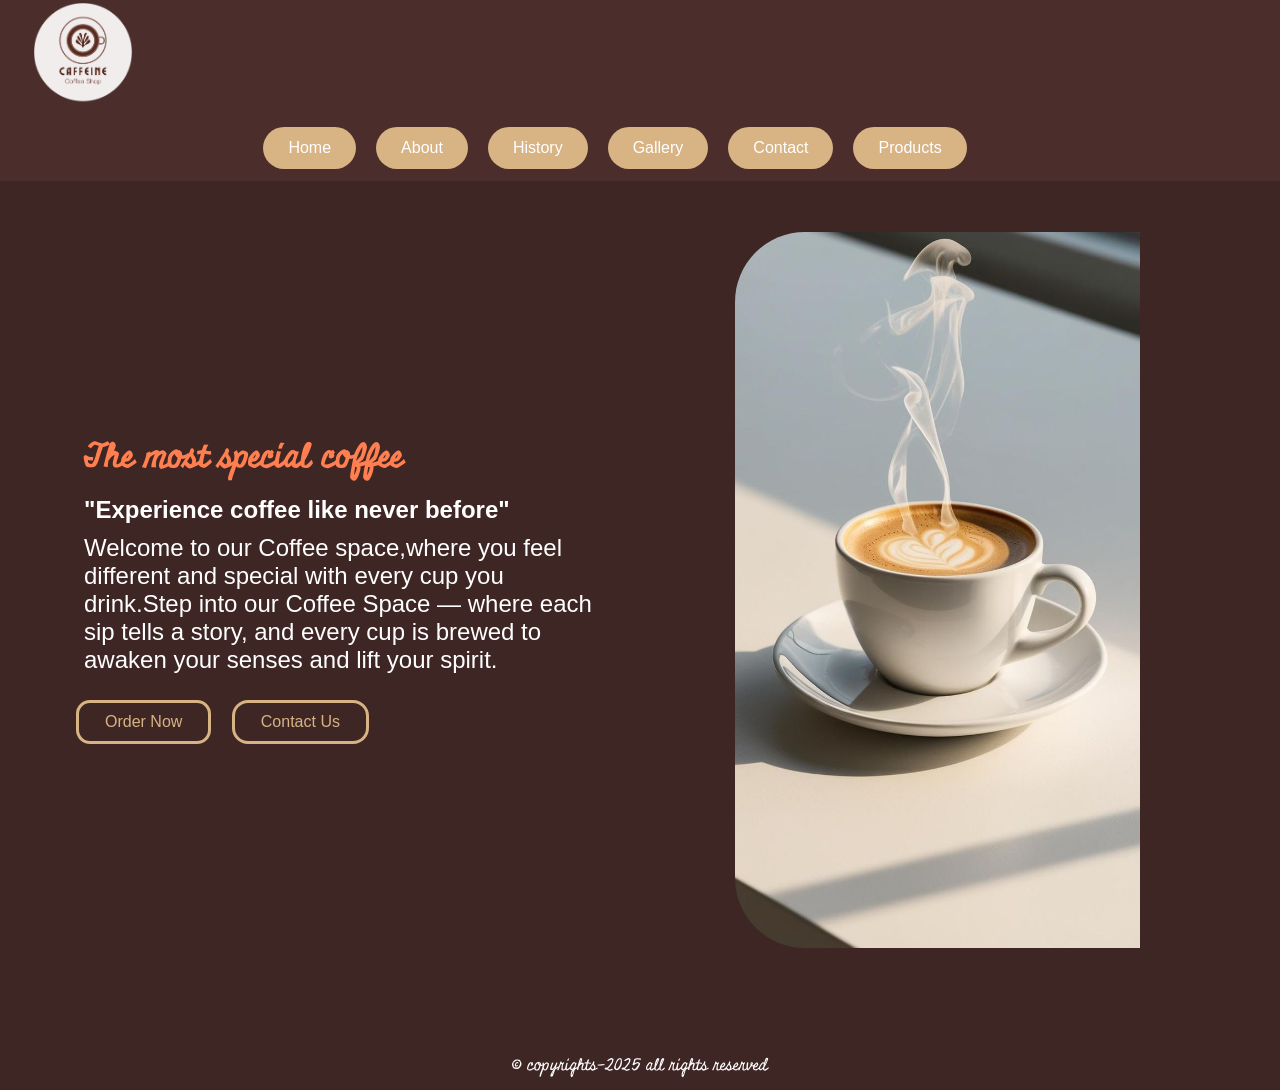
<file: index.HTML>
<!DOCTYPE html>
<html lang="en">

<head>
    
    <meta charset="UTF-8">
    <meta name="viewport" content="width=device-width, initial-scale=1.0">
    <title>Caffeine</title>
    <link rel="stylesheet" href="styles2/style.CSS">
</head>

<body >
    <header>
        <nav class="navbar">

            <a href="#" class="nav-logo">

                <h2><img src="images/coffe shop.png"  >   </h2>
            </a> 
            <nav class="section-content">

                <ul class="nav-menu">
                    <li class="nav-item">
                        <a href="index.HTML" class="nav-link">Home</a>
                    </li>
                    <li class="nav-item">
                        <a href="About.HTML" class="nav-link">About</a>
                    </li>
                    <li class="nav-item">
                        <a href="History.HTML" class="nav-link">History</a>
                    </li>
                    <li class="nav-item">
                        <a href="Gallery - Copy.HTML" class="nav-link">Gallery</a>
                    </li>
                    <li class="nav-item">
                        <a href="Contact.HTML" class="nav-link">Contact</a>
                    </li>
                    
                    <li class="nav-item">
                        <a href="Special products.HTML" class="nav-link"> Products</a>
                    </li>
                </ul>
            </nav>
        </header>
            <main class="champ">
                
                    
                    
                <!-- youssef section-->
                <section class="hero-section">
                <div class="section-content">
                    <div class="hero-details">
                        <h2 class="title"> The most special coffee</h2>

                        <h3 class="subtitle">"Experience coffee like never before" </h3>
                        <p class="description">  Welcome to our Coffee space,where you feel different and special  with every cup you drink.Step into our Coffee Space — where each sip tells a story, and every cup is brewed to awaken your senses and lift your spirit.</p>
                        <div>
                            <a href="#"  class="botton1">Order Now</a>
                            <a href="#" class="button2"> Contact Us </a>
                        </div>                           
                         
                             
                             
                        </div>
                    </div>
                </div>
                <div class="coffee-image">
                    <img src="images/cf2.jpg"   class="coffee-image" >
                </div>
            
        </nav>
    </section>
    </main>
    <footer class="yas">
        <p class="yas"> © copyrights-2025 all rights reserved</p>
    </footer>
    <script src="script.js"></script>

</body>

</html>
</file>
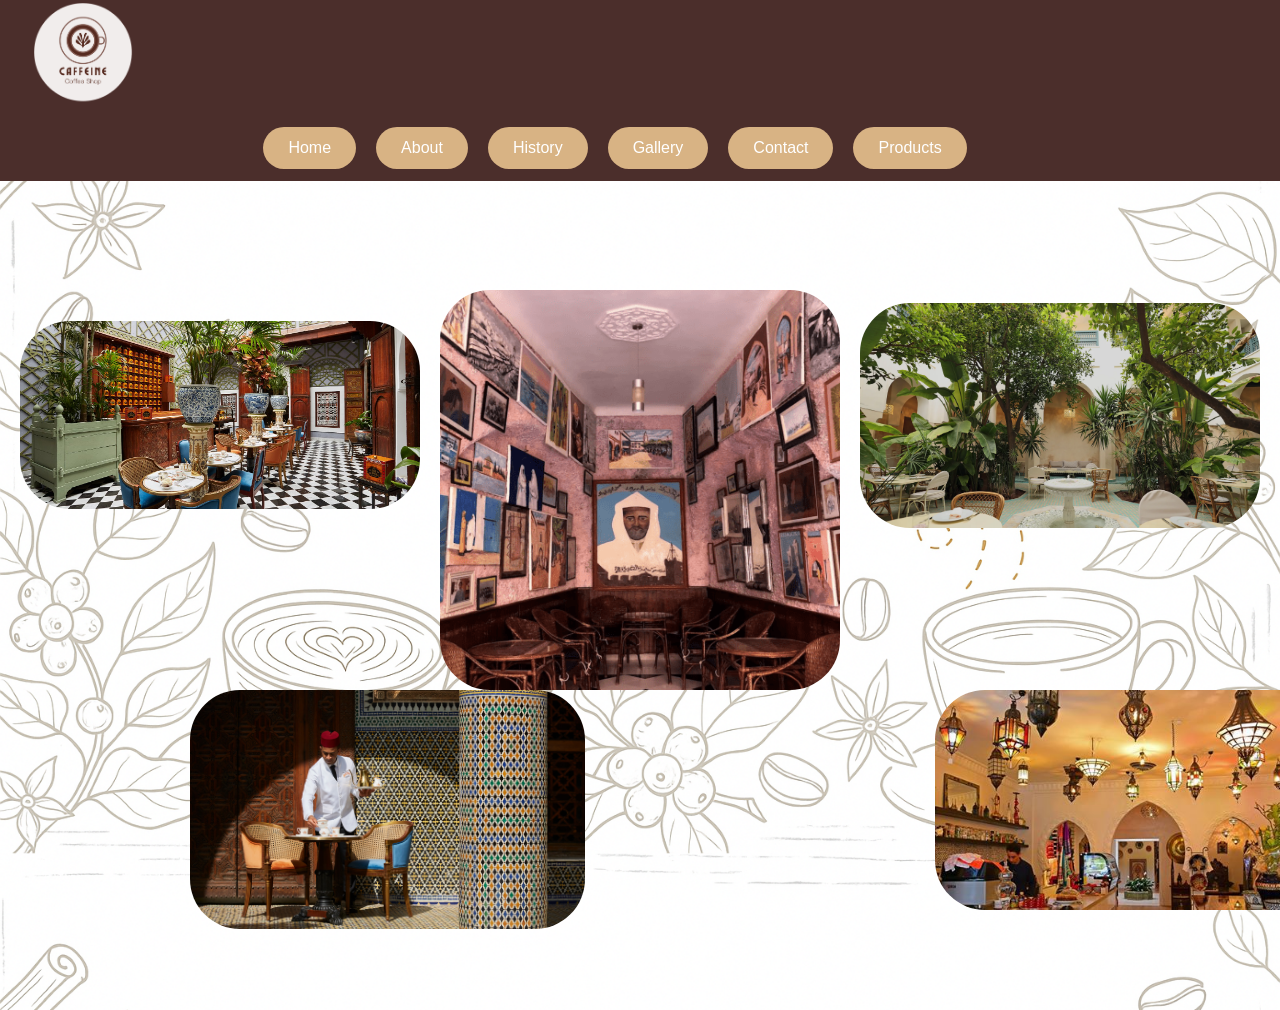
<file: Gallery - Copy.HTML>
<!DOCTYPE html>
<html lang="en">

<head>
    
    <meta charset="UTF-8">
    <meta name="viewport" content="width=device-width, initial-scale=1.0">
    <title>Caffeine</title>
    <link rel="stylesheet" href="styles2/style.CSS">
</head>

<body background="images/oik.png" style="background-size: cover;" >
    <header>
        <nav class="navbar">

            <a href="#" class="nav-logo">

                <h2><img src="images/coffe shop.png"  >   </h2>
            </a> 
            <nav class="section-content">

                <ul class="nav-menu">
                    <li class="nav-item">
                        <a href="index.HTML" class="nav-link">Home</a>
                    </li>
                    <li class="nav-item">
                        <a href="About.HTML" class="nav-link">About</a>
                    </li>
                    <li class="nav-item">
                        <a href="History.HTML" class="nav-link">History</a>
                    </li>
                    <li class="nav-item">
                        <a href="Gallery - Copy.HTML" class="nav-link">Gallery</a>
                    </li>
                    <li class="nav-item">
                        <a href="Contact.HTML" class="nav-link">Contact</a>
                    </li>
                    
                    <li class="nav-item">
                        <a href="Special products.HTML" class="nav-link"> Products</a>
                    </li>
                </ul>
            </nav>
        </header>
        <main>
            <div class="container21">
            <div class="history">
            <img src="images/rf.jpeg" width="400px" >
              <img src="images/rf 4 .png" width="400px" style=" margin-top: 150px;" >
                <img src="images/rf5.webp" width="400px" >
                </div>
                <div class="hook">
                <img src="images/rt.jpg" width="395px" style="margin-left: 190px;" >
                <img src="images/rd.jpg" width="420px" style="margin-bottom: 100px;" >
            </div>
       </div>
        </main>
        
        </body>
        
          
        </html>
</file>
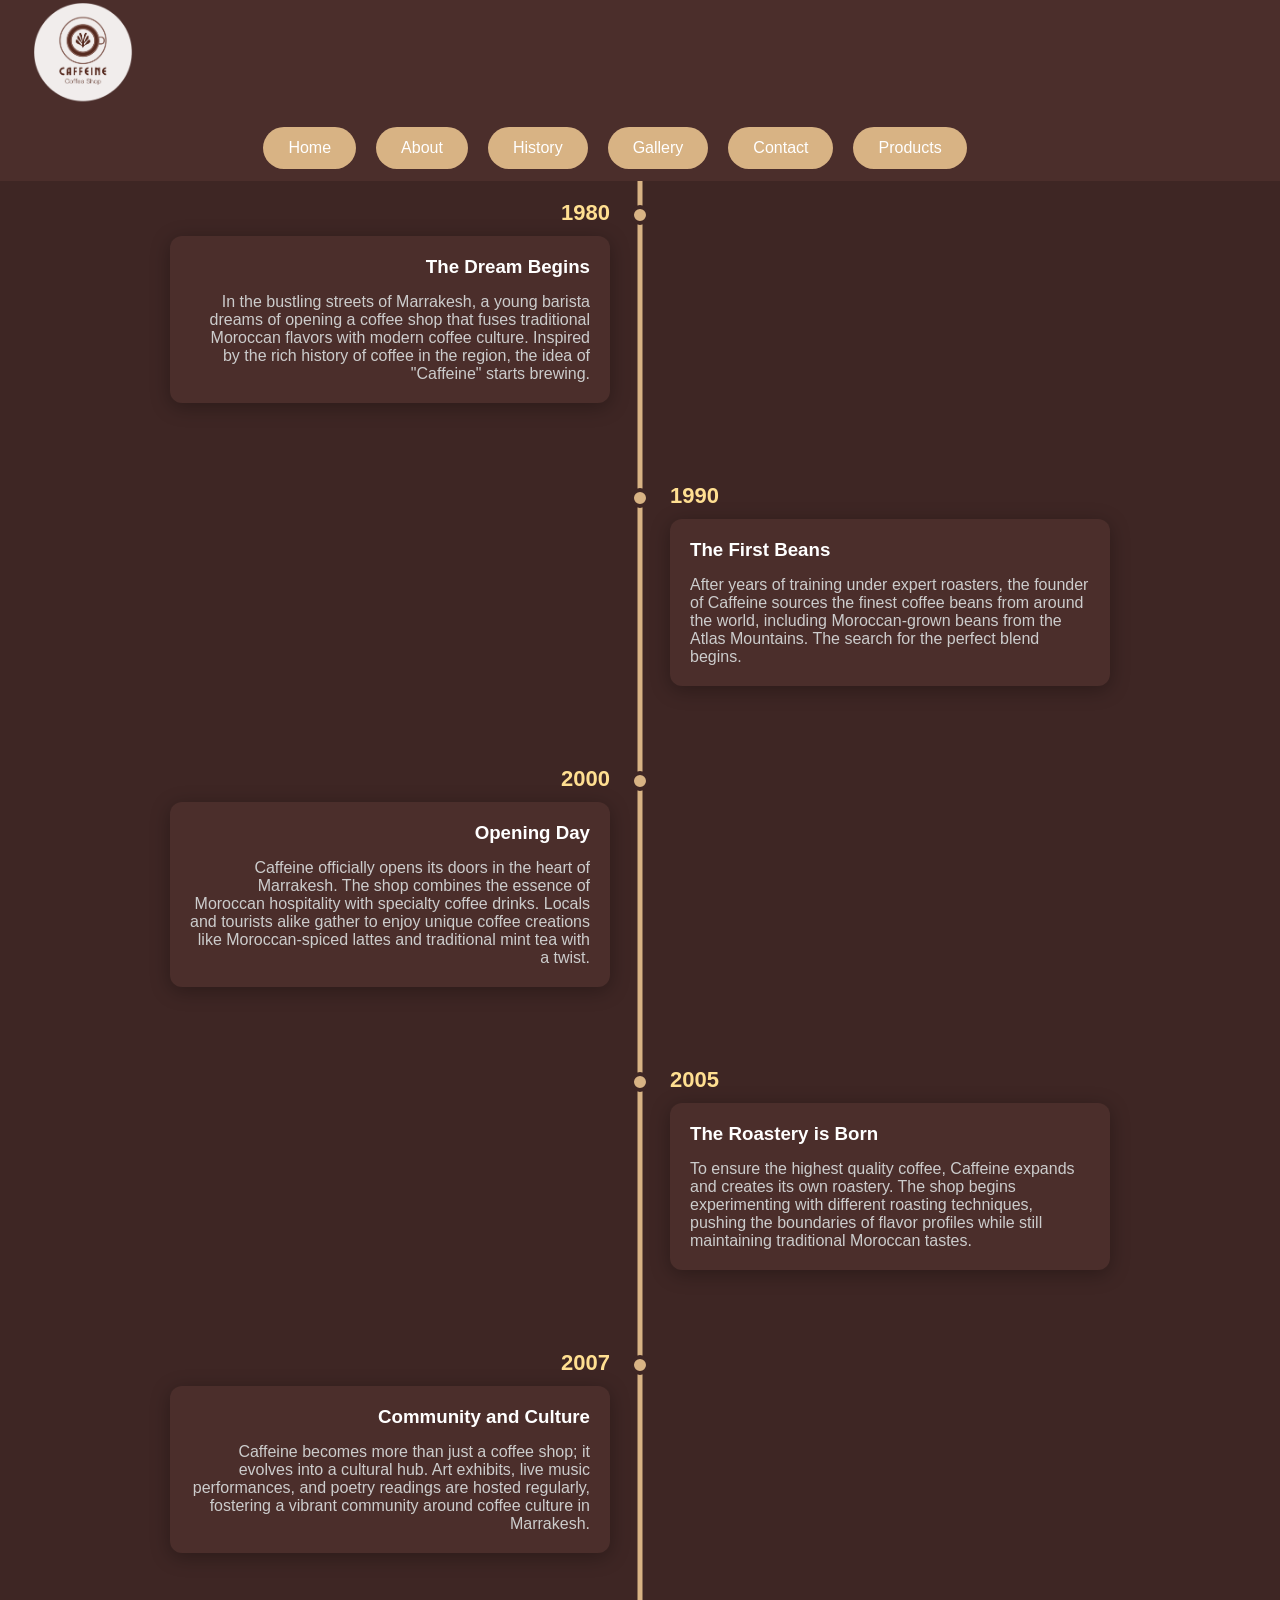
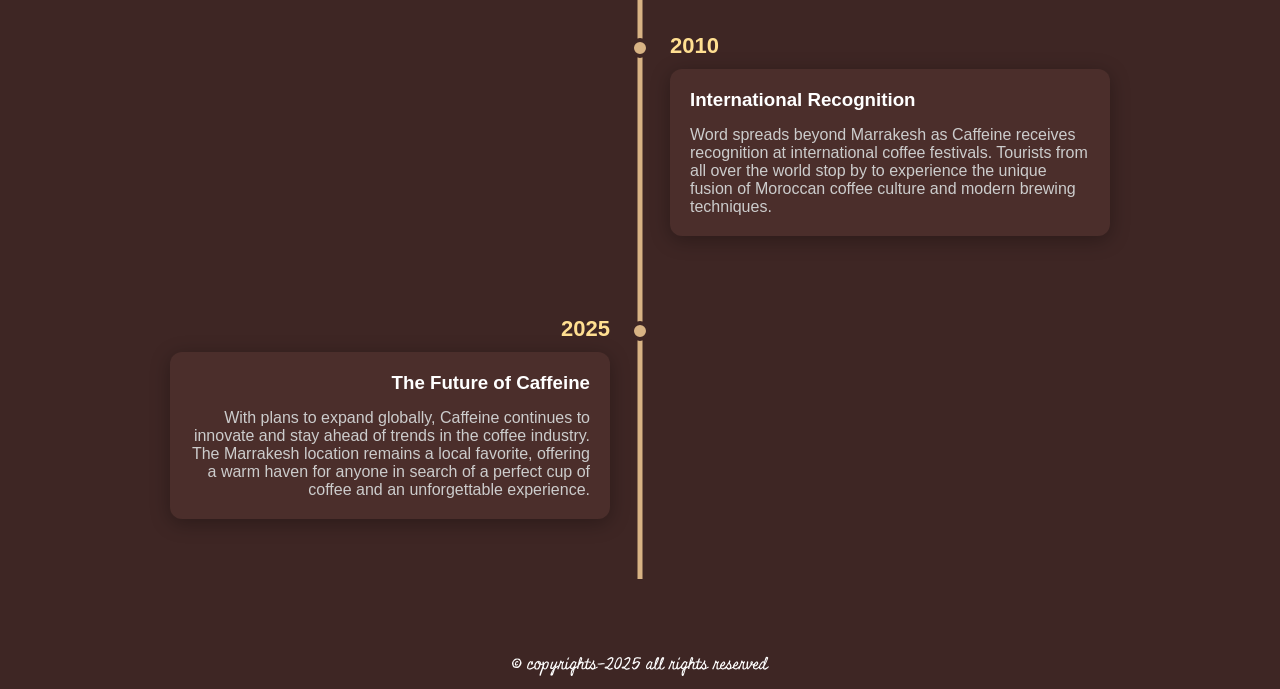
<file: History.HTML>
<!DOCTYPE html>
<html lang="en">

<head>
    
    <meta charset="UTF-8">
    <meta name="viewport" content="width=device-width, initial-scale=1.0">
    <title>Caffeine</title>
    <link rel="stylesheet" href="styles2/style.CSS">
</head>

<body background="images/oik.png" style="background-size: cover;">
    <header>
        <nav class="navbar">

            <a href="#" class="nav-logo">

                <h2><img src="images/coffe shop.png"  >   </h2>
            </a> 
            <nav class="section-content">

                <ul class="nav-menu">
                    <li class="nav-item">
                        <a href="index.HTML" class="nav-link">Home</a>
                    </li>
                    <li class="nav-item">
                        <a href="About.HTML" class="nav-link">About</a>
                    </li>
                    <li class="nav-item">
                        <a href="History.HTML" class="nav-link">History</a>
                    </li>
                    <li class="nav-item">
                        <a href="Gallery - Copy.HTML" class="nav-link">Gallery</a>
                    </li>
                    <li class="nav-item">
                        <a href="Contact.HTML" class="nav-link">Contact</a>
                    </li>
                    
                    <li class="nav-item">
                        <a href="Special products.HTML" class="nav-link"> Products</a>
                    </li>
                </ul>
            </nav>
        </header>
        <body>
            <main class="timeline-section">
                <div class="timeline">
                  <div class="timeline-items">
                    
                    <!-- Timeline Item 1 -->
                    <div class="timeline-item">
                      <div class="timeline-dot"></div>
                      <div class="timeline-date">1980</div>
                      <div class="timeline-content">
                        <h3>The Dream Begins</h3>
                        <p>In the bustling streets of Marrakesh, a young barista dreams of opening a coffee shop that fuses traditional Moroccan flavors with modern coffee culture. Inspired by the rich history of coffee in the region, the idea of "Caffeine" starts brewing.</p>
                      </div>
                    </div>
                
                    <!-- Timeline Item 2 -->
                    <div class="timeline-item">
                      <div class="timeline-dot"></div>
                      <div class="timeline-date">1990</div>
                      <div class="timeline-content">
                        <h3>The First Beans</h3>
                        <p>After years of training under expert roasters, the founder of Caffeine sources the finest coffee beans from around the world, including Moroccan-grown beans from the Atlas Mountains. The search for the perfect blend begins.</p>
                      </div>
                    </div>
                
                    <!-- Timeline Item 3 -->
                    <div class="timeline-item">
                      <div class="timeline-dot"></div>
                      <div class="timeline-date">2000</div>
                      <div class="timeline-content">
                        <h3>Opening Day</h3>
                        <p>Caffeine officially opens its doors in the heart of Marrakesh. The shop combines the essence of Moroccan hospitality with specialty coffee drinks. Locals and tourists alike gather to enjoy unique coffee creations like Moroccan-spiced lattes and traditional mint tea with a twist.</p>
                      </div>
                    </div>
                
                    <!-- Timeline Item 4 -->
                    <div class="timeline-item">
                      <div class="timeline-dot"></div>
                      <div class="timeline-date">2005</div>
                      <div class="timeline-content">
                        <h3>The Roastery is Born</h3>
                        <p>To ensure the highest quality coffee, Caffeine expands and creates its own roastery. The shop begins experimenting with different roasting techniques, pushing the boundaries of flavor profiles while still maintaining traditional Moroccan tastes.</p>
                      </div>
                    </div>
                
                    <!-- Timeline Item 5 -->
                    <div class="timeline-item">
                      <div class="timeline-dot"></div>
                      <div class="timeline-date">2007</div>
                      <div class="timeline-content">
                        <h3>Community and Culture</h3>
                        <p>Caffeine becomes more than just a coffee shop; it evolves into a cultural hub. Art exhibits, live music performances, and poetry readings are hosted regularly, fostering a vibrant community around coffee culture in Marrakesh.</p>
                      </div>
                    </div>
                
                    <!-- Timeline Item 6 -->
                    <div class="timeline-item">
                      <div class="timeline-dot"></div>
                      <div class="timeline-date">2010</div>
                      <div class="timeline-content">
                        <h3>International Recognition</h3>
                        <p>Word spreads beyond Marrakesh as Caffeine receives recognition at international coffee festivals. Tourists from all over the world stop by to experience the unique fusion of Moroccan coffee culture and modern brewing techniques.</p>
                      </div>
                    </div>
                
                    <!-- Timeline Item 7 -->
                    <div class="timeline-item">
                      <div class="timeline-dot"></div>
                      <div class="timeline-date">2025</div>
                      <div class="timeline-content">
                        <h3>The Future of Caffeine</h3>
                        <p>With plans to expand globally, Caffeine continues to innovate and stay ahead of trends in the coffee industry. The Marrakesh location remains a local favorite, offering a warm haven for anyone in search of a perfect cup of coffee and an unforgettable experience.</p>
                      </div>
                    </div>
                
                  </div>
                </div>
              </main>
              
          </body>
          <footer class="yas">
            <p class="yas"> © copyrights-2025 all rights reserved</p>
        </footer>

          </html>
</file>
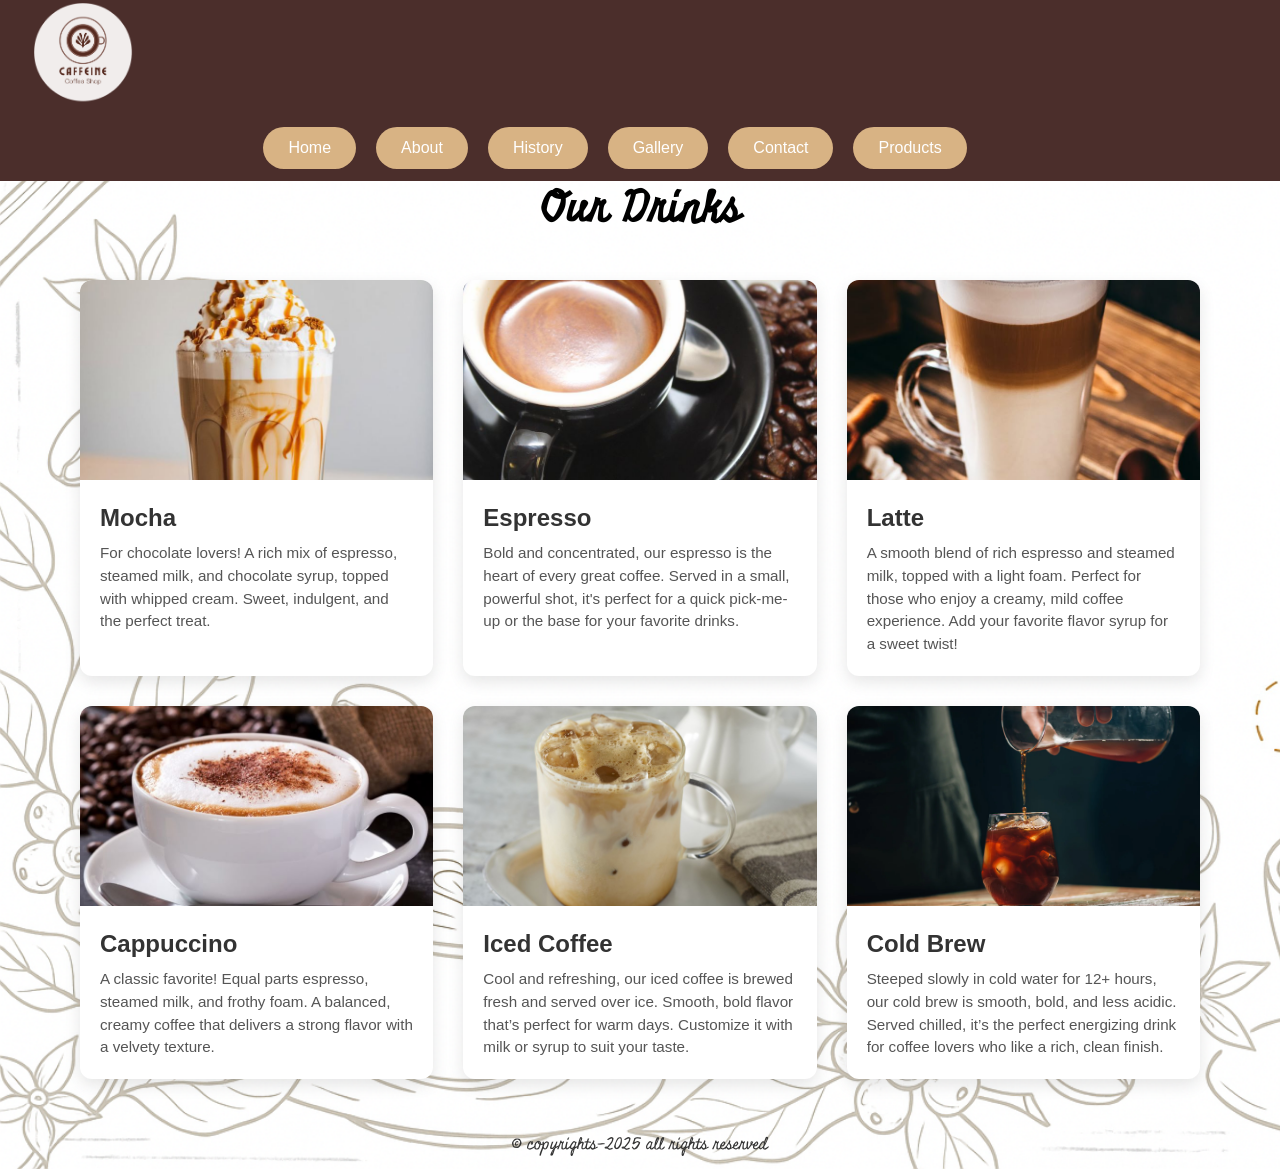
<file: Special products.HTML>
<!DOCTYPE html>
<html lang="en">

<head>
    
    <meta charset="UTF-8">
    <meta name="viewport" content="width=device-width, initial-scale=1.0">
    <title>Caffeine</title>
    <link rel="stylesheet" href="styles2/style.CSS">
</head>

<body background="images/oik.png" style="background-size: cover;">
    <header>
        <nav class="navbar">

            <a href="#" class="nav-logo">

                <h2><img src="images/coffe shop.png"  >   </h2>
            </a> 
            <nav class="section-content">

                <ul class="nav-menu">
                    <li class="nav-item">
                        <a href="index.HTML" class="nav-link">Home</a>
                    </li>
                    <li class="nav-item">
                        <a href="About.HTML" class="nav-link">About</a>
                    </li>
                    <li class="nav-item">
                        <a href="History.HTML" class="nav-link">History</a>
                    </li>
                    <li class="nav-item">
                        <a href="Gallery - Copy.HTML" class="nav-link">Gallery</a>
                    </li>
                    <li class="nav-item">
                        <a href="Contact.HTML" class="nav-link">Contact</a>
                    </li>
                    
                    <li class="nav-item">
                        <a href="Special products.HTML" class="nav-link"> Products</a>
                    </li>
                </ul>
            </nav>
        </header>
        <main>
            <section class="drinks-section">
              <h2>Our Drinks</h2>
              <div class="drinks-grid">
                <div class="drink-card">
                  <img src="images/mocha .jpg"alt="mocha">
                  <div class="drink-info">
                    <h3>Mocha</h3>
                    <p>For chocolate lovers! A rich mix of espresso, steamed milk, and chocolate syrup, topped with whipped cream. Sweet, indulgent, and the perfect treat.</p>
                  </div>
                </div>
                <div class="drink-card">
                  <img src="images/espresso.jpg" alt="Espresso">
                  <div class="drink-info">
                    <h3>Espresso</h3>
                    <p>Bold and concentrated, our espresso is the heart of every great coffee. Served in a small, powerful shot, it's perfect for a quick pick-me-up or the base for your favorite drinks.</p>
                  </div>
                </div>
                <div class="drink-card">
                  <img src="images/latte.jpg" alt="Latte">
                  <div class="drink-info">
                    <h3>Latte</h3>
                    <p>A smooth blend of rich espresso and steamed milk, topped with a light foam. Perfect for those who enjoy a creamy, mild coffee experience. Add your favorite flavor syrup for a sweet twist!</p>
                  </div>
                </div>
                <div class="drink-card">
                  <img src="images/cappucino .jpg" alt="Cappuccino">
                  <div class="drink-info">
                    <h3>Cappuccino</h3>
                    <p>A classic favorite! Equal parts espresso, steamed milk, and frothy foam. A balanced, creamy coffee that delivers a strong flavor with a velvety texture.</p>
                  </div>
                </div>
                <div class="drink-card">
                  <img src="images/iced coffee.jpg" alt="Iced Coffee">
                  <div class="drink-info">
                    <h3>Iced Coffee</h3>
                    <p>Cool and refreshing, our iced coffee is brewed fresh and served over ice. Smooth, bold flavor that’s perfect for warm days. Customize it with milk or syrup to suit your taste.</p>
                  </div>
                </div>
                <div class="drink-card">
                  <img src="images/cold brew 2.webp" alt="Cold Brew">
                  <div class="drink-info">
                    <h3>Cold Brew</h3>
                    <p>Steeped slowly in cold water for 12+ hours, our cold brew is smooth, bold, and less acidic. Served chilled, it’s the perfect energizing drink for coffee lovers who like a rich, clean finish.</p>
                  </div>
                </div>
              </div>
            </section>
          </main>
          <footer class="yassir">
        
            <p> © copyrights-2025 all rights reserved</p>
        </footer>
</file>
<file: styles2/style.CSS>
@import url('https://fonts.googleapis.com/css2?family=Miniver&display=swap');

* {
    font-family: 'Poppins', sans-serif;
    margin: 0;
    padding: 0;
    height: auto;
    box-sizing: border-box;
}

header {
    display: block;
    position: fixed;
    width: 100%;
    z-index: 6;
    background-color: #4B2E2B;
    padding: 2px 17px;
}


.nav-logo {
    display: flex;
    justify-content:baseline;
    padding-left:   16px;
    z-index: 9; /* Ensures logo is on top */
}

.nav-logo img {
    width: 100px; /* Adjusted size for better visibility */
    height: auto;
    margin-right: 15px;
}



ul {
    list-style: none;
}

a {
    text-decoration: none;
}

.navbar .nav-menu {
    display: flex;
    gap: 20px;
    align-items: center;
    justify-content: center;
    margin-right: 50px;
    font-size: medium;
    padding: 10px;
    padding-top: 16px;
}

.navbar .nav-menu .nav-link  {
    display: flex;
    align-items: center;
    justify-content: center;
    padding: 12px 25px;
    font-size: medium;
    color: white;
    background-color: #D8B384;
    border-radius: 40px;
    transition: transform 0.3s ease, color 0.3s ease;    
}
.navbar .nav-menu .nav-link:hover{
    transform: scale(1.1);
}


.section-content {
    margin: 0 auto;
    padding: 0 60px;
    max-width: 1200px;
    color: white;
}

.hero-section {
    min-height: 100vh;
    background: #3E2624;
    color: #5C3936;
    display: flex;
    align-items: center;
    justify-content: space-between;
    color: white;
}



.title {
    font-size:xx-large;
    margin: 14px 24px;
    color: coral;
    font-family: 'Miniver', cursive;
}

.subtitle {
    margin:  10px 24px;
    max-width: 70%;
    font-size: x-large ;
    font-weight: bolder;
    font-family:'Trebuchet MS', 'Lucida Sans Unicode', 'Lucida Grande', 'Lucida Sans', Arial, sans-serif;
}

.description {
    font-size: x-large;
    margin: 10px 24px;
    max-width: 85%;
}

.coffee-image {
    display: flex;
    border-radius: 70px;
    max-width: 500px;
    margin-right: 45px;
    padding-right: 95px;
    
}

.botton1
 {
    padding: 10px 26px;
    color:  #D8B384;
    display: inline-block;
    border-radius: 14px;
    border: solid;
    font-weight: 200;
    gap: 20px;
    justify-content: right;
    align-items: center;
    margin : 16px;
    transition: transform 0.3s ease, color 0.3s ease;
}
.button2{
    padding: 10px 26px;
    color:  #D8B384;
    display: inline-block;
    border-radius: 16px;
    border: solid;
    font-weight: 200;
    gap: 20px;
    justify-content: right;
    align-items: center; 
    transition: transform 0.3s ease, color 0.3s ease;
}
.botton1:hover{
    transform: scale(1.1);

}
.button2:hover{
    transform: scale(1.1);

}

@media screen and (max-width: 900px) {
    .navbar .nav-menu {
        display: block;
        position: fixed;
        left: 0%;
        top: 0%;
        width: 300px;
        height: 100%;
        padding-top: 100px;
        background-color: white;
    }
    .navbar .nav-menu .nav-link {
        color: black;
        display: block;
        margin-top: 17px;
        font-size: large;
    }

    /* Adjust the logo size for smaller screens */
    .nav-logo img {
        width: 60px; /* Smaller size for mobile */
    }
}
.body{
    overflow: hidden;
}
.champ {
    transform: translateY(0);
  transition: transform 0.5s ease-in-out;
}
  
  .champ.fade-out {
    transform: scale(1.1);
    opacity: 0;

  }
  
  .smart{
 
 font-size: xx-large ;

margin: 100px;
margin-bottom: 50px;
    color: rgb(138, 50, 50);
    font-family: 'Miniver', cursive;
  }
  .text{
     margin: 50px;
      margin-bottom: 130px;
      margin-top: 55px;
    max-width: 85%;
    font-size: x-large  ;
    font-weight: initial;
    font-family:'Trebuchet MS', 'Lucida Sans Unicode', 'Lucida Grande', 'Lucida Sans', Arial, sans-serif;
  }
  main {
    padding-top: 140px; /* Match or slightly exceed your header height */
  }
   .good{
    margin: 50px;
    margin-bottom: 70px;
    position: relative;
    
   }
   .good img{
    border-radius: 50px;
   }
    
   

    

   .about-details {
    display: flex;
    align-items: flex-start;
    gap: 40px;
  }
  
  .image-container {
    max-width: 570px;
    padding: 2px 3px 5px 25px;
    
    margin-bottom: 15%;
    margin-right: 160px;
    

  }
    .image-container img{
        border-radius: 47%;
    border: 50px;
    width: 100px;
    height: 500px;
    }
    
  
  .about-details > p {
    flex: 1;
    min-width: 300px;
  }
  
  
  
  body {
    font-family: 'Segoe UI', sans-serif;
    margin: 0;
    padding: 0;
    background-color: #f9f5f1;
  }
  
  .drinks-section {
    padding: 40px;
    max-width: 1200px;
    margin: auto;
    text-align: center;
  }
  
  .drinks-section h2 {
    font-size: 2.6rem;
    margin-bottom: 40px;
    color:black;
    font-family:'Miniver', cursive;
  }
  
  .drinks-grid {
    display: grid;
    grid-template-columns: repeat(auto-fit, minmax(260px, 1fr));
    gap: 30px;
  }
  
  .drink-card {
    background: #fff;
    border-radius: 12px;
    overflow: hidden;
    box-shadow: 0 6px 16px rgba(0, 0, 0, 0.1);
    transition: transform 0.3s ease;
  }
  
  .drink-card:hover {
    transform: translateY(-5px);
  }
  
  .drink-card img {
    width: 100%;
    height: 200px;
    object-fit: cover;
  }
  
  .drink-info {
    padding: 20px;
    text-align: left;
  }
  
  .drink-info h3 {
    margin: 0 0 10px;
    font-size: 1.5rem;
    color: #333;
  }
  
  .drink-info p {
    font-size: 0.95rem;
    color: #555;
    line-height: 1.5;
  }
  

/* General Reset */
* {
    margin: 0;
    padding: 0;
    box-sizing: border-box;
}

body {
    font-family: Arial, sans-serif;
    background-color: #f4f4f4;
    color: #333;
}

/* Contact Section */
.contact {
    padding: 50px 20px;
    text-align: center;
}

.contact .title {
    font-size: 36px;
    color: #222;
    margin-bottom: 20px;
}

.contact-container {
    display: flex;
    flex-direction: column;
    align-items: center;
    gap: 30px;
}

.contact-info-list {
    list-style: none;
    padding: 0;
}

.contact-info {
    font-size: 18px;
    color: #555;
    display: flex;
    align-items: center;
    gap: 10px;
    margin-bottom: 15px;
}

.contact-info img {
    border-radius: 50%;
    object-fit: cover;
}

.contact-form {
    width: 100%;
    max-width: 500px;
    display: flex;
    flex-direction: column;
    gap: 20px;
    margin-top: 30px;
}

.form-input, .form-textarea {
    padding: 15px;
    border: 2px solid #ddd;
    border-radius: 5px;
    font-size: 16px;
    width: 100%;
}

.form-input:focus, .form-textarea:focus {
    outline: none;
    border-color:#553a38;
}

.form-button {
    padding: 15px;
    background-color: #553a38;
    border: none;
    border-radius: 5px;
    color: white;
    font-size: 16px;
    cursor: pointer;
    transition: background-color 0.3s ease;
}

.form-button:hover {
    background-color: #553a38;
}

/* Responsive Design */
@media (max-width: 768px) {
    .contact-container {
        padding: 0 20px;
    }

    .form-input, .form-textarea {
        font-size: 14px;
    }

    .form-button {
        font-size: 14px;
    }
}

.origin{
    font-family: 'Franklin Gothic Medium', 'Arial Narrow', Arial, sans-serif;
    font-size: large;

}

.now{
    display: block;
    position: relative;
    margin-bottom: 50px;
}
.yop{
    background-size: contain;
}

.history{
    display: flex;
    gap: 20px;
    margin-bottom: auto;
    justify-content: center;
    align-items: center;
    position: relative;
}
.history img{
    border-radius: 50px;
}



.container21{
    display: block;
    align-self: flex-start; /*push the images to the top*/
    position: relative;

   
}
.hook{
    display: flex;
    align-items: flex-start;
    justify-content: center;
    gap: 350px;
    margin-right: 15x;
    position: absolute;
    
}
 .hook img {
    display: block;
    align-self: flex-start;
    border-radius: 50px;
    overflow: hidden;
    will-change: transform;
    transition: transform 0.5s cubic-bezier(0.4, 0, 0.2, 1), 
                filter 0.3s ease-in-out; /* Smooth additional effects */
}

.hook:hover img {
    transform: scale(1.1); /* Slightly more subtle for smoother feel */
    filter: brightness(1.1); /* Optional: a soft highlight effect */
}
.yassir{
    display: flex;
    height: 50px;
    
    justify-content: center;
    align-items: center;
}
.yassir p{
    font-family: 'Miniver', cursive;   
}
.yas {
    background-color:#3E2624;
    display: flex;
    height: 50px;
    
    justify-content: center;
    align-items: center;

}
.yas p{
    font-family: 'Miniver', cursive; 
    color: white;
}
/* Scoped timeline section */
.timeline-section {
    padding: 140px 20px 60px; /* adjusts for your fixed header */
    background-color: #3E2624; /* matches your existing theme */
    color: white;
}

/* Container */
.timeline-section .timeline {
    display: flex;
    justify-content: center;
    position: relative;
}

.timeline-section .timeline-items {
    position: relative;
    max-width: 1000px;
    width: 100%;
    padding: 20px 0;
}

/* Vertical Line */
.timeline-section .timeline-items::before {
    content: '';
    position: absolute;
    left: 50%;
    top: 0;
    transform: translate(-50%);
    width: 5px;
    height: 100%;
    background-color: #D8B384;
    z-index: 0;
}

/* Individual Item */
.timeline-section .timeline-item {
    position: relative;
    width: 50%;
    padding: 40px 30px;
    box-sizing: border-box;
}

.timeline-section .timeline-item:nth-child(odd) {
    left: 0;
    text-align: right;
}

.timeline-section .timeline-item:nth-child(even) {
    left: 50%;
    text-align: left;
}

/* Dot */
.timeline-section .timeline-dot {
    position: absolute;
    top: 45px;
    width: 20px;
    height: 20px;
    background-color: #D8B384;
    border-radius: 50%;
    border: 4px solid #3E2624;

}

.timeline-section .timeline-item:nth-child(odd) .timeline-dot {
    right: -10px;
}

.timeline-section .timeline-item:nth-child(even) .timeline-dot {
    left: -10px;
}

/* Date */
.timeline-section .timeline-date {
    font-size: 22px;
    font-weight: bold;
    color: #ffdf91;
    margin-bottom: 10px;
}

/* Content Box */
.timeline-section .timeline-content {
    background-color: #4B2E2B;
    padding: 20px;
    border-radius: 12px;
    box-shadow: 0 4px 20px rgba(0, 0, 0, 0.3);
    position: relative;
    transition: transform 0.3s ease, box-shadow 0.3s ease;
}

.timeline-section .timeline-content:hover {
    transform: translateY(-5px);
    box-shadow: 0 6px 24px rgba(255, 255, 255, 0.1);
}

.timeline-section .timeline-content h3 {
    margin-bottom: 15px;
    color: white;
}

.timeline-section .timeline-content p {
    color: #ccc;
}

/* Responsive */
@media (max-width: 768px) {
    .timeline-section .timeline-items::before {
        left: 20px;
        transform: none;
    }

    .timeline-section .timeline-item {
        width: 100%;
        padding-left: 50px;
        padding-right: 25px;
        text-align: left;
        left: 0 !important;
    }

    .timeline-section .timeline-item .timeline-dot {
        left: 10px;
    }
}
</file>
